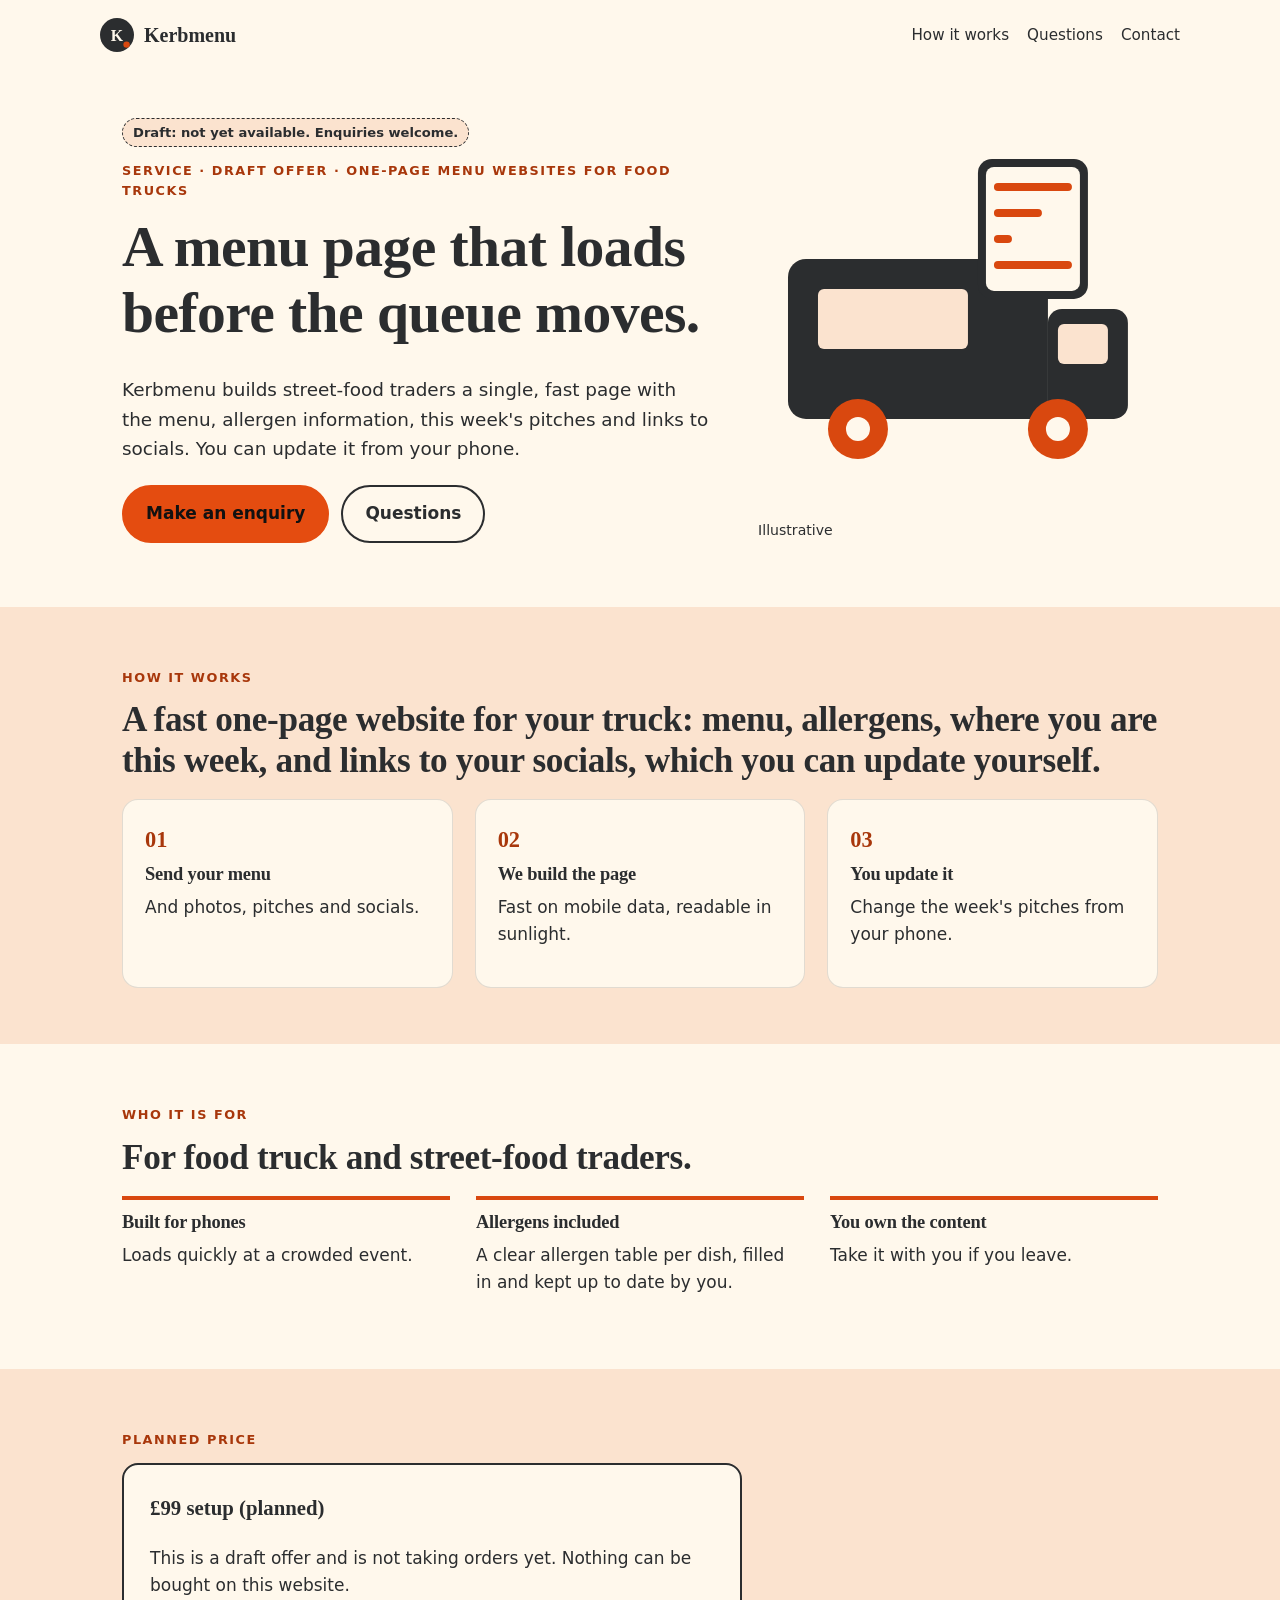
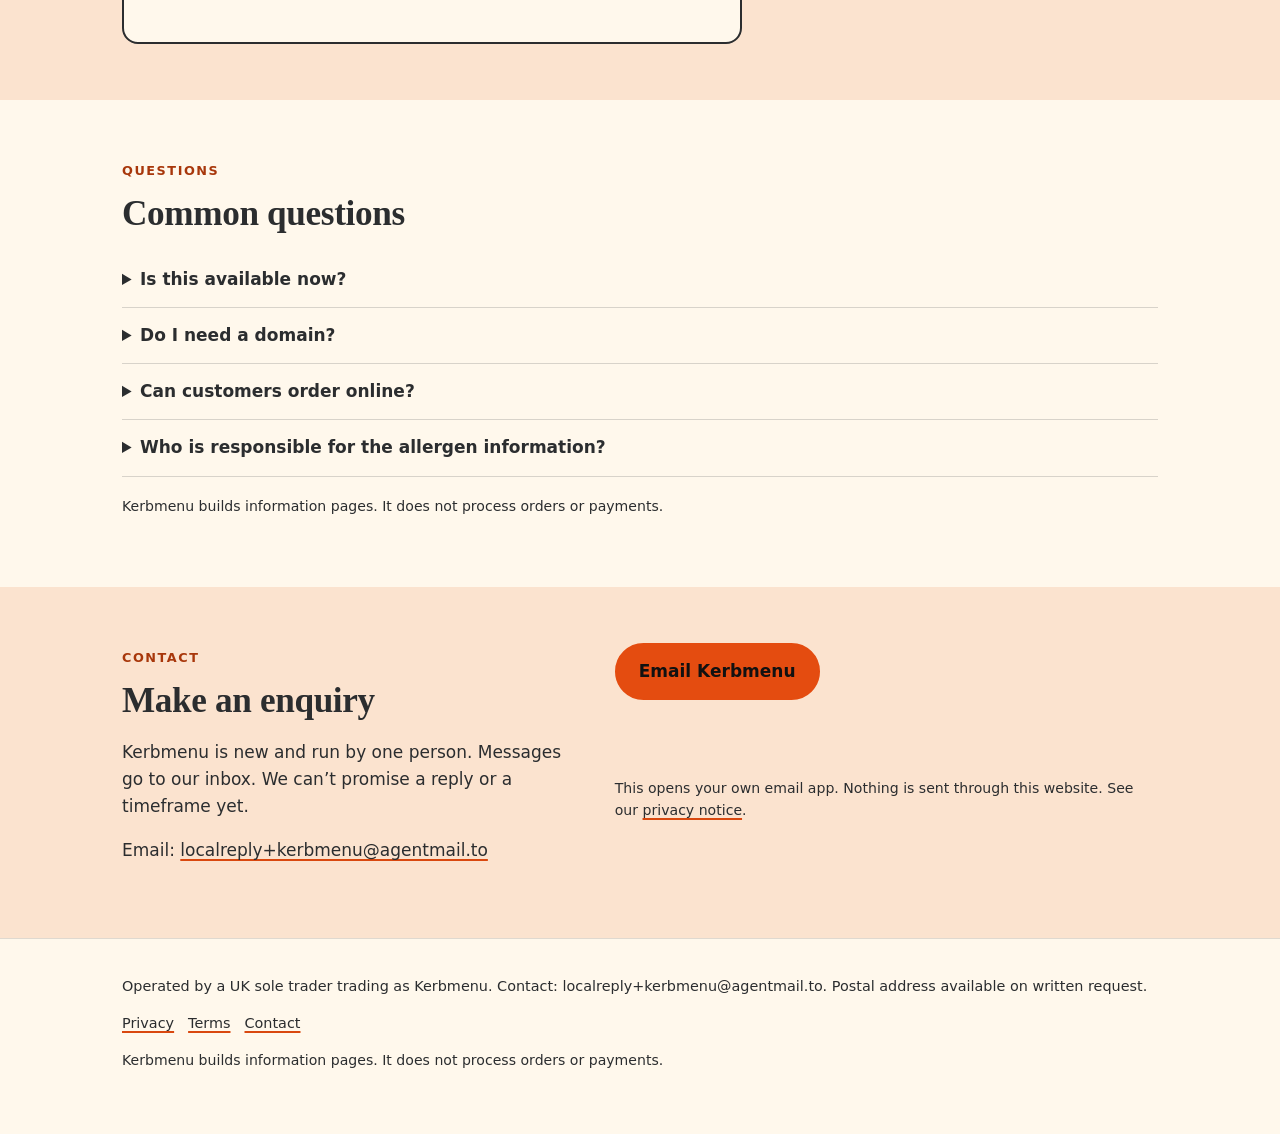
<file: index.html>
<!doctype html>
<html lang="en-GB">
<head>
<meta charset="utf-8">
<meta name="viewport" content="width=device-width, initial-scale=1">
<meta http-equiv="Content-Security-Policy" content="default-src 'self'; img-src 'self' data: https://localreplyloop.goatcounter.com; style-src 'self'; script-src 'self'; font-src 'self'; connect-src 'self'; form-action 'self'; base-uri 'self'; object-src 'none'">
<meta name="referrer" content="strict-origin-when-cross-origin">
<title>Kerbmenu: A menu page that loads before the queue moves</title>
<meta name="description" content="A fast one-page website for your truck: menu, allergens, where you are this week, and links to your socials, which you can update yourself.">
<meta name="theme-color" content="#2B2D2F">
<meta property="og:type" content="website"><meta property="og:title" content="Kerbmenu: A menu page that loads before the queue moves"><meta property="og:description" content="A fast one-page website for your truck: menu, allergens, where you are this week, and links to your socials, which you can update yourself.">
<meta property="og:image" content="https://evanturner557-del.github.io/kerbmenu/assets/og.png"><meta property="og:image:width" content="1200"><meta property="og:image:height" content="630">
<meta property="og:image:alt" content="Kerbmenu: A menu page that loads before the queue moves."><meta property="og:site_name" content="Kerbmenu"><meta property="og:locale" content="en_GB">
<meta property="og:url" content="https://evanturner557-del.github.io/kerbmenu/"><meta name="twitter:card" content="summary_large_image">
<link rel="canonical" href="https://evanturner557-del.github.io/kerbmenu/">
<link rel="icon" href="assets/favicon.svg" type="image/svg+xml">
<link rel="stylesheet" href="assets/site.css">
<script src="assets/config.js"></script>
<script src="assets/analytics.js" defer></script>
<script src="_shared/kit.js" defer></script>
</head>
<body>
<a class="skip" href="#main">Skip to content</a>
<header><div class="wrap top"><a class="brand" href="./"><svg viewBox="0 0 64 64" aria-hidden="true" width="34" height="34"><circle cx="32" cy="32" r="32" fill="#2B2D2F"/><text x="32" y="43" text-anchor="middle" font-family="Georgia, serif" font-weight="700" font-size="30" fill="#FFF8EC">K</text><circle cx="50" cy="50" r="6" fill="#D9480F"/></svg>Kerbmenu</a><nav aria-label="Primary"><a href="#how">How it works</a><a href="#faq">Questions</a><a href="#contact">Contact</a></nav></div></header>
<main id="main">
<section class="hero"><div class="wrap"><div><span class="draft">Draft: not yet available. Enquiries welcome.</span><br><span class="eyebrow">Service · draft offer · One-page menu websites for food trucks</span><h1>A menu page that loads before the queue moves.</h1><p class="lede">Kerbmenu builds street-food traders a single, fast page with the menu, allergen information, this week&#x27;s pitches and links to socials. You can update it from your phone.</p><div class="ctas"><a class="btn" href="#contact" data-cta="hero">Make an enquiry</a><a class="btn ghost" href="#faq" data-cta="hero-secondary">Questions</a></div></div><figure class="art"><svg viewBox="0 0 400 400" aria-hidden="true" focusable="false" class="motif"><rect x="30" y="140" width="260" height="160" rx="18" fill="#2B2D2F"/><rect x="290" y="190" width="80" height="110" rx="14" fill="#2B2D2F"/><rect x="60" y="170" width="150" height="60" rx="6" fill="#FBE3CF"/><rect x="300" y="205" width="50" height="40" rx="6" fill="#FBE3CF"/><circle cx="100" cy="310" r="30" fill="#D9480F"/><circle cx="300" cy="310" r="30" fill="#D9480F"/><circle cx="100" cy="310" r="12" fill="#FFF8EC"/><circle cx="300" cy="310" r="12" fill="#FFF8EC"/><rect x="220" y="40" width="110" height="140" rx="14" fill="#2B2D2F"/><rect x="228" y="48" width="94" height="124" rx="8" fill="#FFF8EC"/><rect x="236" y="64" width="78" height="8" rx="4" fill="#D9480F"/><rect x="236" y="90" width="48" height="8" rx="4" fill="#D9480F"/><rect x="236" y="116" width="18" height="8" rx="4" fill="#D9480F"/><rect x="236" y="142" width="78" height="8" rx="4" fill="#D9480F"/></svg><figcaption class="fine">Illustrative</figcaption></figure></div></section>
<section class="tint" id="how"><div class="wrap"><span class="eyebrow">How it works</span><h2>A fast one-page website for your truck: menu, allergens, where you are this week, and links to your socials, which you can update yourself.</h2><div class="steps"><div class="step"><h3>Send your menu</h3><p>And photos, pitches and socials.</p></div><div class="step"><h3>We build the page</h3><p>Fast on mobile data, readable in sunlight.</p></div><div class="step"><h3>You update it</h3><p>Change the week&#x27;s pitches from your phone.</p></div></div></div></section>
<section><div class="wrap"><span class="eyebrow">Who it is for</span><h2>For food truck and street-food traders.</h2><div class="points"><div class="point"><h3>Built for phones</h3><p>Loads quickly at a crowded event.</p></div><div class="point"><h3>Allergens included</h3><p>A clear allergen table per dish, filled in and kept up to date by you.</p></div><div class="point"><h3>You own the content</h3><p>Take it with you if you leave.</p></div></div></div></section>
<section class="tint" id="price"><div class="wrap"><span class="eyebrow">Planned price</span><div class="pricebox"><p class="price">£99 setup (planned)</p><p>This is a draft offer and is not taking orders yet. Nothing can be bought on this website.</p></div></div></section>
<section id="faq"><div class="wrap"><span class="eyebrow">Questions</span><h2>Common questions</h2><details><summary>Is this available now?</summary><p>It&#x27;s a draft offer. Enquiries are received, but we can’t promise a reply or a timeframe yet.</p></details><details><summary>Do I need a domain?</summary><p>Not to start. You can add one later.</p></details><details><summary>Can customers order online?</summary><p>Not with this. Menu and info only.</p></details><details><summary>Who is responsible for the allergen information?</summary><p>You are, as the food business. We display what you give us.</p></details><p class="fine fine-gap">Kerbmenu builds information pages. It does not process orders or payments.</p></div></section>
<section class="tint" id="contact"><div class="wrap contact-grid"><div><span class="eyebrow">Contact</span><h2>Make an enquiry</h2><p>Kerbmenu is new and run by one person. Messages go to our inbox. We can’t promise a reply or a timeframe yet.</p><p>Email: <a href="mailto:localreply+kerbmenu@agentmail.to">localreply+kerbmenu@agentmail.to</a></p></div><div class="form contact-mail"><p><a class="btn" href="mailto:localreply+kerbmenu@agentmail.to?subject=%5BKerbmenu%5D%20Enquiry" data-cta="enquire">Email Kerbmenu</a></p><p class="hint">This opens your own email app. Nothing is sent through this website. See our <a href="privacy.html">privacy notice</a>.</p></div></div></section>
</main><footer><div class="wrap"><p>Operated by a UK sole trader trading as Kerbmenu. Contact: localreply+kerbmenu@agentmail.to. Postal address available on written request.</p>
<p><a href="privacy.html">Privacy</a><a href="terms.html">Terms</a><a href="./#contact">Contact</a></p>
<p class="fine">Kerbmenu builds information pages. It does not process orders or payments.</p></div></footer>
</body></html>
</file>
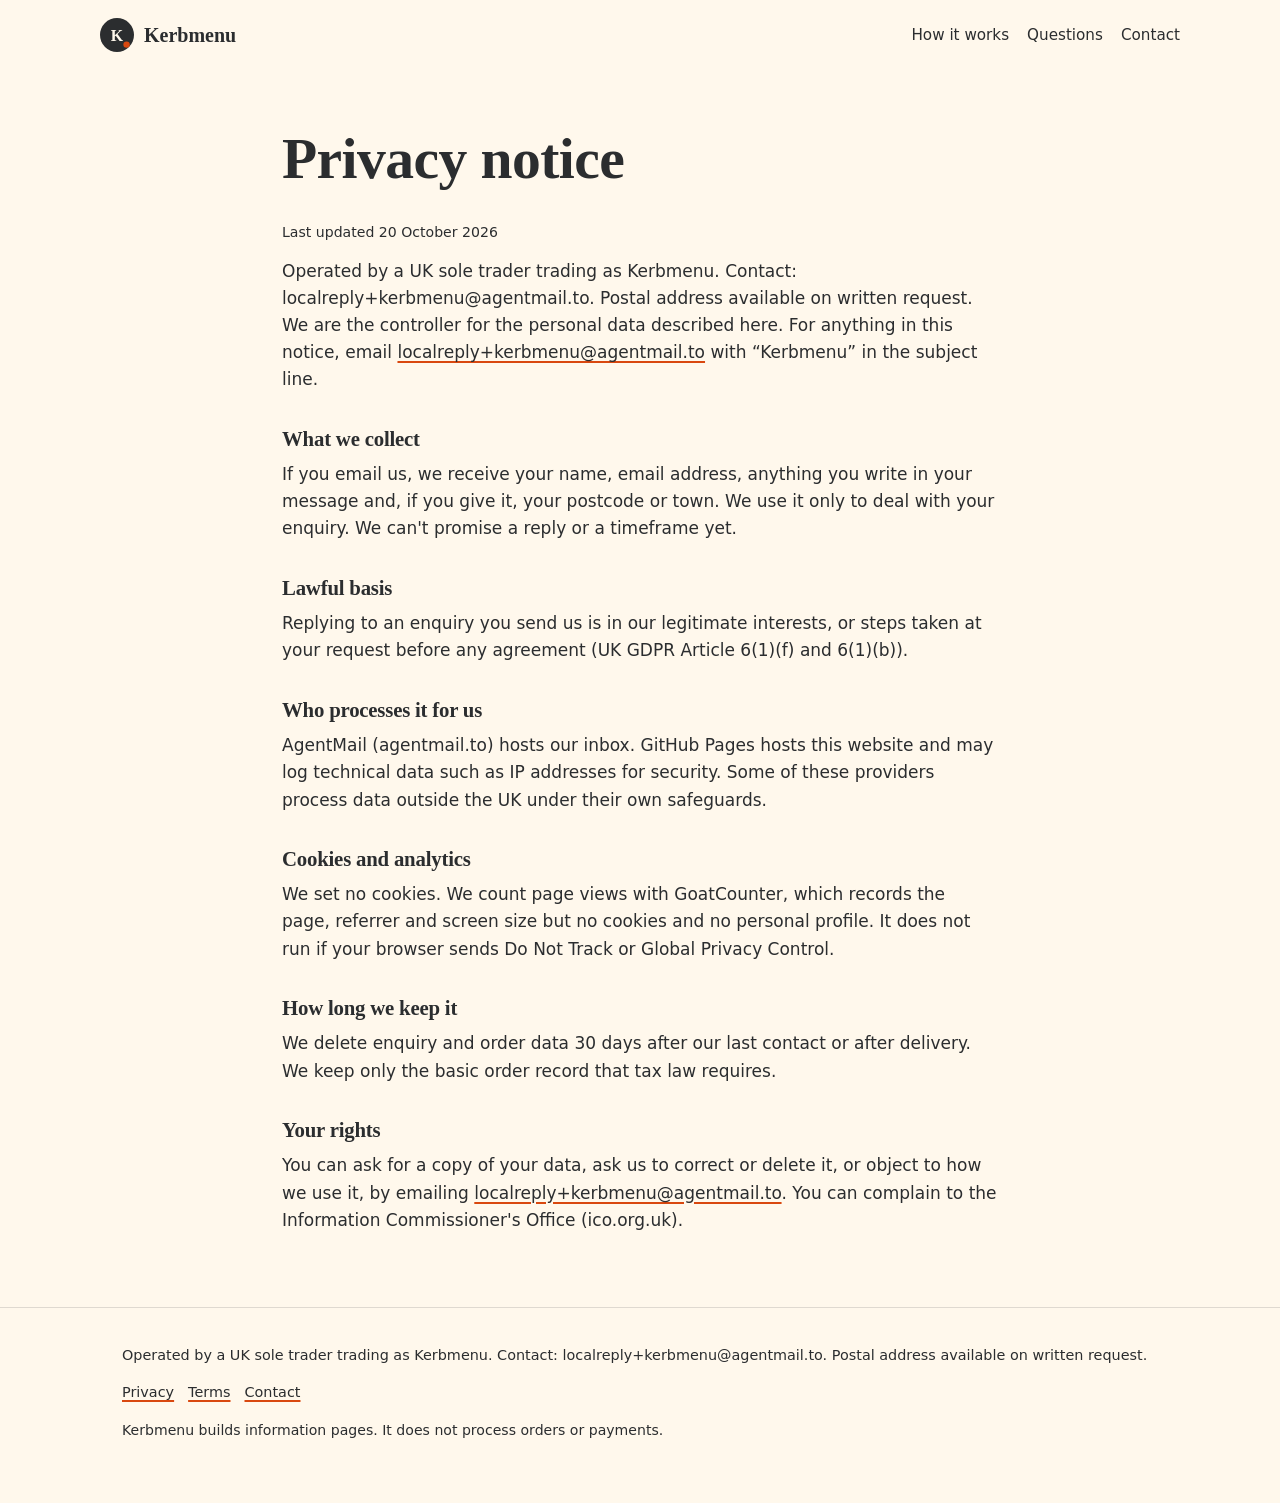
<file: privacy.html>
<!doctype html>
<html lang="en-GB">
<head>
<meta charset="utf-8">
<meta name="viewport" content="width=device-width, initial-scale=1">
<meta http-equiv="Content-Security-Policy" content="default-src 'self'; img-src 'self' data: https://localreplyloop.goatcounter.com; style-src 'self'; script-src 'self'; font-src 'self'; connect-src 'self'; form-action 'self'; base-uri 'self'; object-src 'none'">
<meta name="referrer" content="strict-origin-when-cross-origin">
<title>Privacy notice | Kerbmenu</title>
<meta name="description" content="Privacy notice for Kerbmenu.">
<meta name="theme-color" content="#2B2D2F">
<meta property="og:type" content="website"><meta property="og:title" content="Privacy notice | Kerbmenu"><meta property="og:description" content="Privacy notice for Kerbmenu.">
<meta property="og:image" content="https://evanturner557-del.github.io/kerbmenu/assets/og.png"><meta property="og:image:width" content="1200"><meta property="og:image:height" content="630">
<meta property="og:image:alt" content="Kerbmenu: A menu page that loads before the queue moves."><meta property="og:site_name" content="Kerbmenu"><meta property="og:locale" content="en_GB">
<meta property="og:url" content="https://evanturner557-del.github.io/kerbmenu/privacy.html"><meta name="twitter:card" content="summary_large_image">
<link rel="canonical" href="https://evanturner557-del.github.io/kerbmenu/privacy.html">
<link rel="icon" href="assets/favicon.svg" type="image/svg+xml">
<link rel="stylesheet" href="assets/site.css">
<script src="assets/config.js"></script>
<script src="assets/analytics.js" defer></script>
<script src="_shared/kit.js" defer></script>
</head>
<body>
<a class="skip" href="#main">Skip to content</a>
<header><div class="wrap top"><a class="brand" href="./"><svg viewBox="0 0 64 64" aria-hidden="true" width="34" height="34"><circle cx="32" cy="32" r="32" fill="#2B2D2F"/><text x="32" y="43" text-anchor="middle" font-family="Georgia, serif" font-weight="700" font-size="30" fill="#FFF8EC">K</text><circle cx="50" cy="50" r="6" fill="#D9480F"/></svg>Kerbmenu</a><nav aria-label="Primary"><a href="#how">How it works</a><a href="#faq">Questions</a><a href="#contact">Contact</a></nav></div></header><main id="main"><section><div class="wrap legal"><h1>Privacy notice</h1><p class="fine">Last updated 20 October 2026</p>
<p><span>Operated by a UK sole trader trading as Kerbmenu. Contact: localreply+kerbmenu@agentmail.to. Postal address available on written request.</span> We are the controller for the personal data described here. For anything in this notice, email <a href="mailto:localreply+kerbmenu@agentmail.to">localreply+kerbmenu@agentmail.to</a> with “Kerbmenu” in the subject line.</p>
<h2>What we collect</h2><p>If you email us, we receive your name, email address, anything you write in your message and, if you give it, your postcode or town. We use it only to deal with your enquiry. We can&#x27;t promise a reply or a timeframe yet.</p>
<h2>Lawful basis</h2><p>Replying to an enquiry you send us is in our legitimate interests, or steps taken at your request before any agreement (UK GDPR Article 6(1)(f) and 6(1)(b)).</p>
<h2>Who processes it for us</h2><p>AgentMail (agentmail.to) hosts our inbox. GitHub Pages hosts this website and may log technical data such as IP addresses for security. Some of these providers process data outside the UK under their own safeguards.</p>
<h2>Cookies and analytics</h2><p>We set no cookies. We count page views with GoatCounter, which records the page, referrer and screen size but no cookies and no personal profile. It does not run if your browser sends Do Not Track or Global Privacy Control.</p>
<h2>How long we keep it</h2><p>We delete enquiry and order data 30 days after our last contact or after delivery. We keep only the basic order record that tax law requires.</p>
<h2>Your rights</h2><p>You can ask for a copy of your data, ask us to correct or delete it, or object to how we use it, by emailing <a href="mailto:localreply+kerbmenu@agentmail.to">localreply+kerbmenu@agentmail.to</a>. You can complain to the Information Commissioner's Office (ico.org.uk).</p></div></section></main><footer><div class="wrap"><p>Operated by a UK sole trader trading as Kerbmenu. Contact: localreply+kerbmenu@agentmail.to. Postal address available on written request.</p>
<p><a href="privacy.html">Privacy</a><a href="terms.html">Terms</a><a href="./#contact">Contact</a></p>
<p class="fine">Kerbmenu builds information pages. It does not process orders or payments.</p></div></footer>
</body></html>
</file>
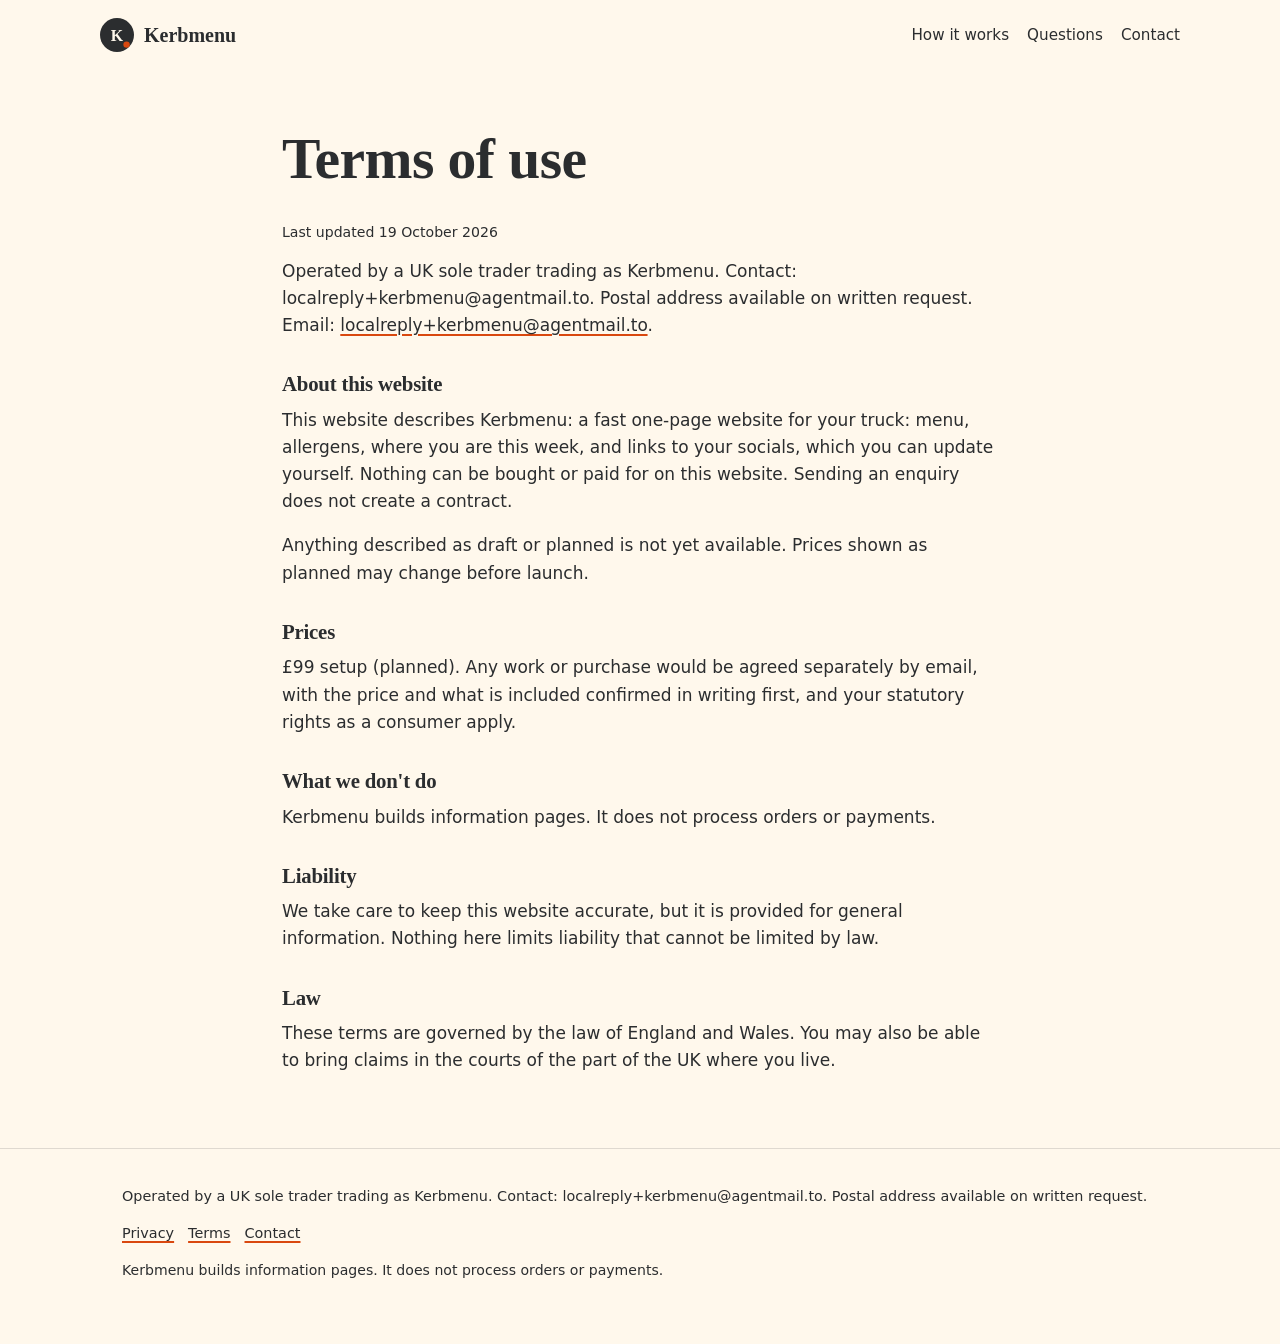
<file: terms.html>
<!doctype html>
<html lang="en-GB">
<head>
<meta charset="utf-8">
<meta name="viewport" content="width=device-width, initial-scale=1">
<meta http-equiv="Content-Security-Policy" content="default-src 'self'; img-src 'self' data: https://localreplyloop.goatcounter.com; style-src 'self'; script-src 'self'; font-src 'self'; connect-src 'self'; form-action 'self'; base-uri 'self'; object-src 'none'">
<meta name="referrer" content="strict-origin-when-cross-origin">
<title>Terms of use | Kerbmenu</title>
<meta name="description" content="Terms of use for Kerbmenu.">
<meta name="theme-color" content="#2B2D2F">
<meta property="og:type" content="website"><meta property="og:title" content="Terms of use | Kerbmenu"><meta property="og:description" content="Terms of use for Kerbmenu.">
<meta property="og:image" content="https://evanturner557-del.github.io/kerbmenu/assets/og.png"><meta property="og:image:width" content="1200"><meta property="og:image:height" content="630">
<meta property="og:image:alt" content="Kerbmenu: A menu page that loads before the queue moves."><meta property="og:site_name" content="Kerbmenu"><meta property="og:locale" content="en_GB">
<meta property="og:url" content="https://evanturner557-del.github.io/kerbmenu/terms.html"><meta name="twitter:card" content="summary_large_image">
<link rel="canonical" href="https://evanturner557-del.github.io/kerbmenu/terms.html">
<link rel="icon" href="assets/favicon.svg" type="image/svg+xml">
<link rel="stylesheet" href="assets/site.css">
<script src="assets/config.js"></script>
<script src="assets/analytics.js" defer></script>
<script src="_shared/kit.js" defer></script>
</head>
<body>
<a class="skip" href="#main">Skip to content</a>
<header><div class="wrap top"><a class="brand" href="./"><svg viewBox="0 0 64 64" aria-hidden="true" width="34" height="34"><circle cx="32" cy="32" r="32" fill="#2B2D2F"/><text x="32" y="43" text-anchor="middle" font-family="Georgia, serif" font-weight="700" font-size="30" fill="#FFF8EC">K</text><circle cx="50" cy="50" r="6" fill="#D9480F"/></svg>Kerbmenu</a><nav aria-label="Primary"><a href="#how">How it works</a><a href="#faq">Questions</a><a href="#contact">Contact</a></nav></div></header><main id="main"><section><div class="wrap legal"><h1>Terms of use</h1><p class="fine">Last updated 19 October 2026</p>
<p><span>Operated by a UK sole trader trading as Kerbmenu. Contact: localreply+kerbmenu@agentmail.to. Postal address available on written request.</span> Email: <a href="mailto:localreply+kerbmenu@agentmail.to">localreply+kerbmenu@agentmail.to</a>.</p>
<h2>About this website</h2><p>This website describes Kerbmenu: a fast one-page website for your truck: menu, allergens, where you are this week, and links to your socials, which you can update yourself. Nothing can be bought or paid for on this website. Sending an enquiry does not create a contract.</p><p>Anything described as draft or planned is not yet available. Prices shown as planned may change before launch.</p>
<h2>Prices</h2><p>£99 setup (planned). Any work or purchase would be agreed separately by email, with the price and what is included confirmed  in writing first, and your statutory rights as a consumer apply.</p>
<h2>What we don't do</h2><p>Kerbmenu builds information pages. It does not process orders or payments.</p>
<h2>Liability</h2><p>We take care to keep this website accurate, but it is provided for general information. Nothing here limits liability that cannot be limited by law.</p>
<h2>Law</h2><p>These terms are governed by the law of England and Wales. You may also be able to bring claims in the courts of the part of the UK where you live.</p></div></section></main><footer><div class="wrap"><p>Operated by a UK sole trader trading as Kerbmenu. Contact: localreply+kerbmenu@agentmail.to. Postal address available on written request.</p>
<p><a href="privacy.html">Privacy</a><a href="terms.html">Terms</a><a href="./#contact">Contact</a></p>
<p class="fine">Kerbmenu builds information pages. It does not process orders or payments.</p></div></footer>
</body></html>
</file>
<file: assets/site.css>
:root{--ink:#2B2D2F;--paper:#FFF8EC;--acc:#D9480F;--acc-text:#A8370B;--on-acc:#111111;--acc-btn:#E44C10;--soft:#FBE3CF;--on-ink:#FFF8EC;--r:16px;--br:999px;--head:Georgia, 'Times New Roman', serif;--body:system-ui, -apple-system, 'Segoe UI', Roboto, sans-serif}
*,*::before,*::after{box-sizing:border-box}html{scroll-behavior:smooth}@media (prefers-reduced-motion:reduce){html{scroll-behavior:auto}*{transition:none!important}}
body{margin:0;font-family:var(--body);color:var(--ink);background:var(--paper);line-height:1.6;font-size:17px;-webkit-font-smoothing:antialiased}
h1,h2,h3{font-family:var(--head);line-height:1.15;margin:0 0 .5em;letter-spacing:-.01em}h1{font-size:clamp(2.1rem,5vw,3.6rem)}h2{font-size:clamp(1.5rem,3vw,2.2rem)}h3{font-size:1.15rem}
p{margin:0 0 1em}a{color:var(--ink);text-decoration-color:var(--acc);text-underline-offset:3px;text-decoration-thickness:2px}
.wrap{max-width:1080px;margin:0 auto;padding:0 22px}.skip{position:absolute;left:-999px}.skip:focus{left:12px;top:12px;background:var(--ink);color:var(--on-ink);padding:8px 12px;z-index:9}
:focus-visible{outline:3px solid var(--acc);outline-offset:2px}
.top{display:flex;align-items:center;justify-content:space-between;padding:18px 0;gap:16px}.brand{display:flex;align-items:center;gap:10px;font-family:var(--head);font-weight:700;font-size:1.25rem;text-decoration:none}
.top nav a{margin-left:18px;font-size:.95rem;text-decoration:none}.top nav a:hover{text-decoration:underline}
.btn{display:inline-block;background:var(--acc-btn);color:var(--on-acc);padding:13px 22px;border-radius:var(--br);font-weight:600;text-decoration:none;border:2px solid var(--acc-btn);cursor:pointer;font:inherit;font-weight:600}
.btn:hover{filter:none;box-shadow:inset 0 0 0 2px currentColor}.btn.ghost{background:transparent;color:var(--ink);border-color:var(--ink)}
.eyebrow{display:inline-block;font-size:.8rem;letter-spacing:.12em;text-transform:uppercase;font-weight:600;color:var(--acc-text);margin-bottom:12px}
.hero{padding:48px 0 64px}.hero .lede{font-size:1.15rem;max-width:40em}.ctas{display:flex;gap:12px;flex-wrap:wrap;margin-top:22px}
.motif{width:100%;height:auto;max-width:420px;display:block}.art{margin:0}
.draft{display:inline-block;background:var(--soft);border:1px dashed var(--ink);padding:3px 10px;border-radius:999px;font-size:.82rem;font-weight:600;margin-bottom:14px}
section{padding:56px 0}.tint{background:var(--soft)}
.steps{display:grid;grid-template-columns:repeat(auto-fit,minmax(220px,1fr));gap:22px;counter-reset:s}
.step{padding:22px;border-radius:var(--r);background:var(--paper);border:1px solid color-mix(in srgb,var(--ink) 14%,transparent)}
.step::before{counter-increment:s;content:"0" counter(s);font-family:var(--head);font-weight:700;color:var(--acc-text);display:block;font-size:1.4rem;margin-bottom:6px}
.points{display:grid;grid-template-columns:repeat(auto-fit,minmax(240px,1fr));gap:26px}.point h3{border-top:4px solid var(--acc);padding-top:12px}
.price{font-family:var(--head);font-size:1.3rem;font-weight:700}.pricebox{border:2px solid var(--ink);border-radius:var(--r);padding:26px;max-width:620px;background:var(--paper)}
details{border-bottom:1px solid color-mix(in srgb,var(--ink) 18%,transparent);padding:14px 0}summary{cursor:pointer;font-weight:600}details p{margin-top:10px}
.form{display:grid;gap:14px;max-width:620px}.form label{font-weight:600;font-size:.95rem;display:block;margin-bottom:4px}
.form input,.form textarea,.form select{width:100%;padding:12px;border:1.5px solid color-mix(in srgb,var(--ink) 40%,transparent);border-radius:calc(var(--r)/2);font:inherit;background:#fff;color:#111}
.form textarea{min-height:120px}.hint,.fine{font-size:.88rem}.form-status{font-weight:600}
.contact-grid{display:grid;grid-template-columns:1fr 1.2fr;gap:40px}@media(max-width:800px){.contact-grid{grid-template-columns:1fr}.top nav a:not([href="#contact"]){display:none}.top nav a{margin-left:0;padding:10px 0;font-weight:600}}
footer{padding:36px 0 48px;font-size:.9rem;border-top:1px solid color-mix(in srgb,var(--ink) 15%,transparent)}footer a{margin-right:14px}
.tool{background:var(--paper);border:2px solid var(--ink);border-radius:var(--r);padding:26px;max-width:640px}.tool .row{display:grid;grid-template-columns:1fr 140px;gap:12px;align-items:center;margin-bottom:10px}
.tool input[type=number]{padding:10px;border:1.5px solid var(--ink);border-radius:8px;font:inherit;width:100%}.result{margin-top:16px;padding:16px;background:var(--soft);border-radius:calc(var(--r)/2);min-height:3em}
.check h3{margin-top:18px}.check label{display:flex;gap:10px;align-items:flex-start;padding:6px 0}.check input{width:20px;height:20px;accent-color:var(--acc)}
.legal{max-width:760px}.legal h2{font-size:1.3rem;margin-top:1.6em}
.hero .wrap{display:grid;grid-template-columns:1.25fr .85fr;gap:48px;align-items:center}@media(max-width:800px){.hero .wrap{grid-template-columns:1fr}.hero .art{max-width:180px;margin-top:-8px}}

.fine.fine-gap{margin-top:18px}
</file>
